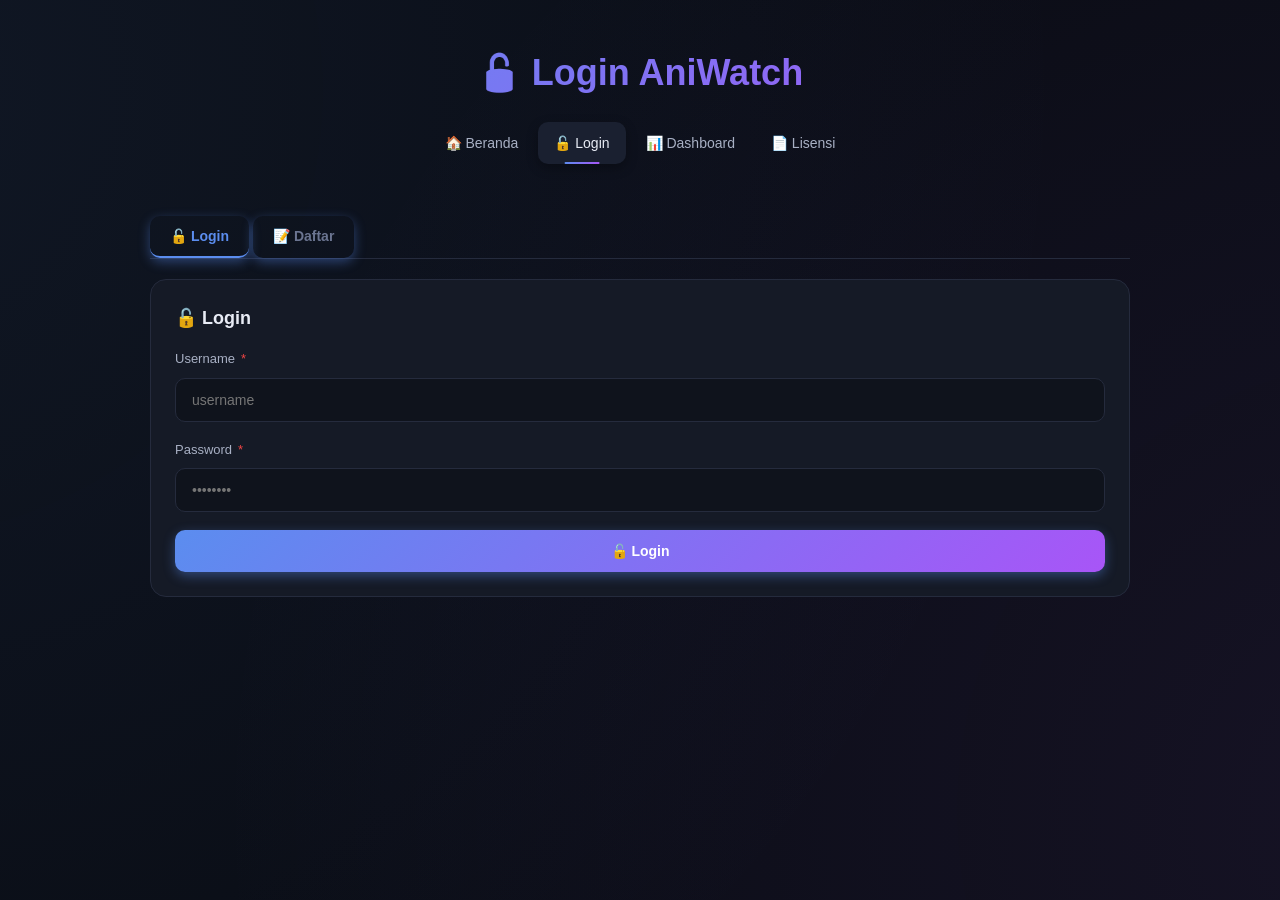
<file: web/dashboard.html>
<!DOCTYPE html>
<html lang="id">
<head>
<meta charset="UTF-8">
<meta name="viewport" content="width=device-width, initial-scale=1.0">
<title>Dashboard — AniWatch API</title>
<link rel="stylesheet" href="assets/style.css">
<style>
  /* Style khusus list key yang bisa diklik */
  .key-item.clickable {
    cursor: pointer;
    position: relative;
  }
  .key-item.clickable:hover {
    border-color: var(--accent);
    background: rgba(91, 141, 239, 0.08);
    transform: translateX(4px);
  }
  .key-item.clickable::after {
    content: "→";
    position: absolute;
    right: 16px;
    top: 50%;
    transform: translateY(-50%);
    color: var(--muted);
    font-size: 18px;
    opacity: 0;
    transition: all 0.2s;
  }
  .key-item.clickable:hover::after {
    opacity: 1;
    right: 12px;
    color: var(--accent);
  }

  /* Tombol buat key */
  .create-box {
    background: var(--bg);
    padding: 16px;
    border-radius: 8px;
    margin-bottom: 20px;
  }
  .create-row {
    display: flex;
    gap: 8px;
    flex-wrap: wrap;
  }
  .create-row input {
    flex: 1;
    min-width: 200px;
    background: var(--panel);
    border: 1px solid var(--border);
    border-radius: 6px;
    color: var(--text);
    padding: 10px;
    font-family: inherit;
  }
  .create-row select {
    background: var(--panel);
    border: 1px solid var(--border);
    border-radius: 6px;
    color: var(--text);
    padding: 10px;
    font-family: inherit;
  }
</style>
</head>
<body>
<div class="container">
  <div class="header">
    <h1>📊 Dashboard</h1>
    <p id="welcome">Selamat datang!</p>
    <div class="nav">
      <a href="index.html">🏠 Beranda</a>
      <a href="dashboard.html" class="active">📊 Dashboard</a>
      <a href="license.html">📄 Lisensi</a>
      <a href="#" id="btn-logout">🚪 Logout</a>
    </div>
  </div>

  <!-- INFO AKUN -->
  <div class="panel">
    <h2>👤 Akun</h2>
    <div class="info-grid">
      <div class="stat-box">
        <span class="num" id="user-name">-</span>
        <span class="lbl">Username</span>
      </div>
      <div class="stat-box">
        <span class="num" id="user-role">-</span>
        <span class="lbl">Role</span>
      </div>
      <div class="stat-box">
        <span class="num" id="key-count">0</span>
        <span class="lbl">Total Keys</span>
      </div>
    </div>
  </div>

  <!-- BUAT KEY BARU -->
  <div class="panel">
    <h2>➕ Buat Key Baru</h2>
    <div class="alert" id="keys-alert"></div>
    <div class="create-box">
      <div class="create-row">
        <input type="text" id="new-key-name" placeholder="Nama key (mis. mobile-app)">
        <select id="new-key-limit">
          <option value="30">30 req/menit</option>
          <option value="100" selected>100 req/menit</option>
          <option value="500">500 req/menit</option>
          <option value="1200">1200 req/menit</option>
        </select>
        <select id="new-key-days">
          <option value="30">30 hari</option>
          <option value="90" selected>90 hari</option>
          <option value="180">180 hari</option>
          <option value="365">1 tahun</option>
        </select>
        <button id="btn-create-key" class="success">➕ Buat</button>
      </div>
    </div>
  </div>

  <!-- DAFTAR KEY -->
  <div class="panel">
    <h2>🔑 API Keys Saya</h2>
    <div id="keys-list">
      <div class="empty">
        <div class="icon">🔑</div>
        <p>Belum ada API key. Buat satu di atas.</p>
      </div>
    </div>
  </div>
</div>

<script src="assets/api.js"></script>
<script src="assets/app.js"></script>
<script>
// ═══════════════════════════════════════════════════════════
//  DASHBOARD LOGIC (khusus halaman ini)
// ═══════════════════════════════════════════════════════════

// ═══ 1. Cek user login ═══
(function checkAuth() {
  const user = JSON.parse(localStorage.getItem("aniwatch_user") || "null");
  if (!user) {
    console.log("🔒 Belum login, redirect...");
    window.location.href = "login.html";
    return;
  }

  // Set info user
  const welcome = document.getElementById("welcome");
  if (welcome) welcome.textContent = `Selamat datang, ${user.username}!`;
  document.getElementById("user-name").textContent = user.username || "-";
  document.getElementById("user-role").textContent = user.role || "user";
})();

// ═══ 2. Load keys ═══
async function loadKeys() {
  const list = document.getElementById("keys-list");
  if (!list) return;

  const apiKey = localStorage.getItem("aniwatch_api_key");
  const token = localStorage.getItem("aniwatch_token");

  // Kalau belum login
  if (!token && !apiKey) {
    list.innerHTML = `
      <div class="empty">
        <div class="icon">🔒</div>
        <p>Silakan <a href="login.html">login</a> dulu.</p>
      </div>`;
    return;
  }

  // Loading
  list.innerHTML = `
    <div class="empty">
      <div class="icon">⏳</div>
      <p>Loading...</p>
    </div>`;

  try {
    const data = await API.listKeys(apiKey);

    if (!data.success) {
      throw new Error(data.error?.message || "Gagal load keys");
    }

    const keys = data.data || [];

    // Update count
    const countEl = document.getElementById("key-count");
    if (countEl) countEl.textContent = keys.length;

    if (keys.length === 0) {
      list.innerHTML = `
        <div class="empty">
          <div class="icon">🔑</div>
          <p>Belum ada API key. Buat satu di atas.</p>
        </div>`;
      return;
    }

    const html = keys.map((k) => {
      // Status
      let statusClass = "active";
      let statusText = "Active";
      if (!k.is_active) {
        statusClass = "revoked";
        statusText = "Revoked";
      } else if (k.expires_at && new Date(k.expires_at) < new Date()) {
        statusClass = "expired";
        statusText = "Expired";
      }

      return `
        <div class="key-item clickable" data-key-id="${k.id}" onclick="openDetail(${k.id})">
          <div class="header-row">
            <div class="key-name">
              ${k.name || "(no name)"}
              <span class="badge-status ${statusClass}">${statusText}</span>
              ${k.role === "admin" ? '<span class="badge-role admin">admin</span>' : ''}
            </div>
            <div class="key-prefix">${k.key_prefix}...</div>
          </div>
          <div class="meta">
            <div class="item">
              <span class="label">Limit:</span>
              <span class="value">${k.rate_limit} req/menit</span>
            </div>
            <div class="item">
              <span class="label">Used:</span>
              <span class="value">${k.request_count || 0}</span>
            </div>
            <div class="item">
              <span class="label">Expires:</span>
              <span class="value">${k.expires_at ? timeUntil(k.expires_at) : "∞"}</span>
            </div>
          </div>
        </div>
      `;
    }).join("");

    list.innerHTML = html;

    // Simpan ke localStorage untuk akses cepat di detail.html
    localStorage.setItem("aniwatch_keys_cache", JSON.stringify(keys));

  } catch (err) {
    list.innerHTML = `
      <div class="empty">
        <div class="icon">⚠️</div>
        <p>Error: ${err.message}</p>
        <button class="secondary small" onclick="loadKeys()" style="margin-top:10px;">🔄 Coba Lagi</button>
      </div>`;
  }
}

// ═══ 3. Open detail ═══
function openDetail(keyId) {
  console.log("🔑 Buka detail key:", keyId);
  // Simpan ID key yang dipilih
  localStorage.setItem("aniwatch_selected_key_id", keyId);
  // Redirect
  window.location.href = `detail.html?id=${keyId}`;
}
// Expose global
window.openDetail = openDetail;

// ═══ 4. Create key ═══
let _creatingKey = false;   // Guard anti-double-click

async function createKey() {
  // Guard: kalau sedang proses, skip
  if (_creatingKey) {
    console.warn("⏳ createKey sedang berjalan, skip");
    return;
  }
  _creatingKey = true;

  const btn = document.getElementById("btn-create-key");
  const nameInput = document.getElementById("new-key-name");
  const limitSelect = document.getElementById("new-key-limit");
  const daysSelect = document.getElementById("new-key-days");

  const name = nameInput.value.trim() || "default";
  const limit = parseInt(limitSelect.value) || 100;
  const days = parseInt(daysSelect.value) || 90;

  btn.disabled = true;
  btn.textContent = "Membuat...";

  try {
    const data = await API.getKey(name, null, null, limit, days);

    if (!data.success) {
      throw new Error(data.error?.message || "Gagal");
    }

    // Simpan key baru
    localStorage.setItem("aniwatch_api_key", data.data.key);

    // Show alert
    showAlert(
      `✅ API key dibuat! Sudah dicopy ke clipboard.`,
      "success",
      "keys-alert"
    );

    // Copy ke clipboard
    try {
      await navigator.clipboard.writeText(data.data.key);
      console.log("📋 Key dicopy:", data.data.key.slice(0, 30) + "...");
    } catch (e) {
      console.warn("Gagal copy:", e);
    }

    // Clear input
    nameInput.value = "";

    // Reload list
    await loadKeys();

  } catch (err) {
    showAlert("❌ " + err.message, "error", "keys-alert");
  } finally {
    btn.disabled = false;
    btn.textContent = "➕ Buat";
    _creatingKey = false;   // Reset guard
  }
}

// ═══ 5. Logout ═══
function logout(e) {
  if (e) e.preventDefault();
  if (!confirm("Logout dari akun ini?")) return;

  // Clear semua
  localStorage.removeItem("aniwatch_user");
  localStorage.removeItem("aniwatch_api_key");
  localStorage.removeItem("aniwatch_token");
  localStorage.removeItem("aniwatch_keys_cache");
  localStorage.removeItem("aniwatch_selected_key_id");

  window.location.href = "index.html";
}

// ═══ 6. Init ═══
document.addEventListener("DOMContentLoaded", () => {
  // Bind create key
  const btnCreate = document.getElementById("btn-create-key");
  if (btnCreate) {
    btnCreate.addEventListener("click", createKey);
  }

  // Bind logout
  const btnLogout = document.getElementById("btn-logout");
  if (btnLogout) {
    btnLogout.addEventListener("click", logout);
  }

  // Load keys
  loadKeys();

  console.log("🎌 Dashboard loaded");
});
</script>
</body>
</html>
</file>
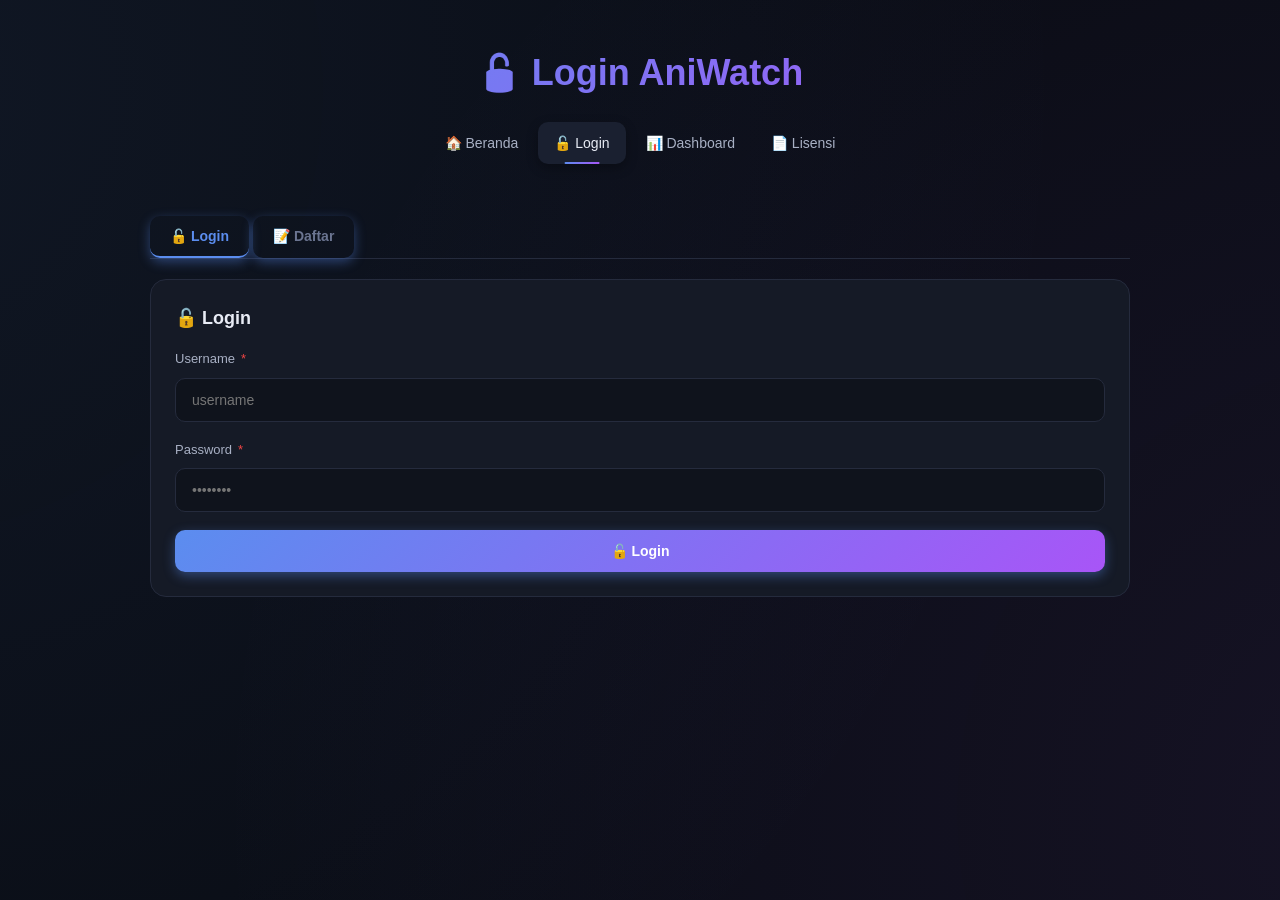
<file: web/detail.html>
<!DOCTYPE html>
<html lang="id">
<head>
<meta charset="UTF-8">
<meta name="viewport" content="width=device-width, initial-scale=1.0">
<title>Detail API Key — AniWatch API</title>
<link rel="stylesheet" href="assets/style.css">
<style>
  .key-display {
    background: linear-gradient(135deg, rgba(34, 197, 94, 0.1), rgba(34, 197, 94, 0.05));
    border: 2px solid var(--success);
    border-radius: 12px;
    padding: 20px;
    margin: 20px 0;
    position: relative;
  }
  .key-display .key-label {
    font-size: 11px;
    color: var(--muted);
    text-transform: uppercase;
    letter-spacing: 1.5px;
    margin-bottom: 8px;
    font-weight: 700;
  }
  .key-display .key-value {
    font-family: "Consolas", monospace;
    font-size: 14px;
    word-break: break-all;
    color: var(--success);
    font-weight: 600;
    padding-right: 100px;
  }
  .key-display .key-actions {
    position: absolute;
    top: 16px;
    right: 16px;
    display: flex;
    gap: 6px;
  }
  .key-display .key-actions button {
    padding: 6px 10px;
    font-size: 11px;
    background: var(--success);
    border: none;
    border-radius: 6px;
    color: white;
    cursor: pointer;
    display: flex;
    align-items: center;
    gap: 4px;
  }
  .key-display .key-actions button:hover {
    background: #16a34a;
  }

  /* Detail grid */
  .detail-grid {
    display: grid;
    grid-template-columns: repeat(auto-fit, minmax(200px, 1fr));
    gap: 12px;
    margin-top: 16px;
  }
  .detail-item {
    background: var(--bg);
    border: 1px solid var(--border);
    border-radius: 8px;
    padding: 14px;
  }
  .detail-item .label {
    font-size: 11px;
    color: var(--muted);
    text-transform: uppercase;
    letter-spacing: 0.5px;
    margin-bottom: 4px;
    font-weight: 600;
  }
  .detail-item .value {
    font-size: 15px;
    color: var(--text);
    font-weight: 600;
    word-break: break-all;
  }
  .detail-item .value.mono {
    font-family: "Consolas", monospace;
    font-size: 12px;
  }
  .detail-item .value.success { color: var(--success); }
  .detail-item .value.warn { color: var(--warn); }
  .detail-item .value.error { color: var(--error); }

  /* Action buttons */
  .detail-actions {
    display: flex;
    gap: 10px;
    margin-top: 20px;
    flex-wrap: wrap;
  }
  .detail-actions button {
    flex: 1;
    min-width: 150px;
  }

  /* Status badge besar */
  .status-badge-large {
    display: inline-flex;
    align-items: center;
    gap: 6px;
    padding: 6px 14px;
    border-radius: 20px;
    font-size: 13px;
    font-weight: 700;
    text-transform: uppercase;
    letter-spacing: 0.5px;
  }
  .status-badge-large.active {
    background: rgba(34, 197, 94, 0.15);
    color: var(--success);
    box-shadow: 0 0 0 1px rgba(34, 197, 94, 0.3);
  }
  .status-badge-large.revoked {
    background: rgba(239, 68, 68, 0.15);
    color: var(--error);
    box-shadow: 0 0 0 1px rgba(239, 68, 68, 0.3);
  }
  .status-badge-large.expired {
    background: rgba(245, 158, 11, 0.15);
    color: var(--warn);
    box-shadow: 0 0 0 1px rgba(245, 158, 11, 0.3);
  }
</style>
</head>
<body>
<div class="container">
  <div class="header">
    <h1>🔍 Detail API Key</h1>
    <p id="subtitle">Loading...</p>
    <div class="nav">
      <a href="index.html">🏠 Beranda</a>
      <a href="dashboard.html">📊 Dashboard</a>
      <a href="detail.html" class="active">🔍 Detail</a>
      <a href="#" id="btn-logout">🚪 Logout</a>
      <a href="license.html">📄 Lisensi</a>
    </div>
  </div>

  <!-- Detail content -->
  <div class="panel" id="detail-panel">
    <div class="empty">
      <div class="icon">⏳</div>
      <p>Loading detail key...</p>
    </div>
  </div>
</div>

<script src="assets/api.js"></script>
<script src="assets/app.js"></script>
<script>
// ═══════════════════════════════════════════════════════════
//  DETAIL PAGE LOGIC
// ═══════════════════════════════════════════════════════════

// ═══ 1. Cek auth ═══
(function checkAuth() {
  const user = JSON.parse(localStorage.getItem("aniwatch_user") || "null");
  if (!user) {
    window.location.href = "login.html";
  }
})();

// ═══ 2. Ambil key ID dari URL ═══
function getKeyIdFromURL() {
  // Dari query string
  const params = new URLSearchParams(window.location.search);
  const idFromQuery = params.get("id");
  if (idFromQuery) return parseInt(idFromQuery);

  // Dari localStorage
  const idFromStorage = localStorage.getItem("aniwatch_selected_key_id");
  if (idFromStorage) return parseInt(idFromStorage);

  return null;
}

// ═══ 3. Load detail ═══
async function loadDetail() {
  const keyId = getKeyIdFromURL();
  const panel = document.getElementById("detail-panel");
  const subtitle = document.getElementById("subtitle");

  if (!keyId) {
    panel.innerHTML = `
      <div class="empty">
        <div class="icon">❌</div>
        <p>ID key tidak valid. Kembali ke <a href="dashboard.html">dashboard</a>.</p>
      </div>`;
    subtitle.textContent = "ID tidak ditemukan";
    return;
  }

  subtitle.textContent = `Key ID: #${keyId}`;

  // Coba dari cache dulu
  let keysCache = [];
  try {
    keysCache = JSON.parse(localStorage.getItem("aniwatch_keys_cache") || "[]");
  } catch (e) { keysCache = []; }

  let key = keysCache.find((k) => k.id === keyId);

  // Kalau tidak ada di cache, fetch ulang
  if (!key) {
    console.log("Cache miss, reload dari server...");
    const apiKey = localStorage.getItem("aniwatch_api_key");
    try {
      const data = await API.listKeys(apiKey);
      if (data.success && data.data) {
        localStorage.setItem("aniwatch_keys_cache", JSON.stringify(data.data));
        key = data.data.find((k) => k.id === keyId);
      }
    } catch (e) {
      console.error("Fetch error:", e);
    }
  }

  if (!key) {
    panel.innerHTML = `
      <div class="empty">
        <div class="icon">⚠️</div>
        <p>Key #${keyId} tidak ditemukan.</p>
        <a href="dashboard.html" style="color:var(--accent);">← Kembali ke Dashboard</a>
      </div>`;
    return;
  }

  // Render detail
  renderDetail(key);
}

// ═══ 4. Render detail ═══
function renderDetail(key) {
  const panel = document.getElementById("detail-panel");

  // ═══ Cek apakah kita punya key lengkap di localStorage ═══
  const fullKeyStored = localStorage.getItem("aniwatch_api_key");
  const isFullKeyAvailable = fullKeyStored && fullKeyStored.startsWith(key.key_prefix);

  // Status
  let statusClass = "active";
  let statusText = "Active";
  if (!key.is_active) {
    statusClass = "revoked";
    statusText = "Revoked";
  } else if (key.expires_at && new Date(key.expires_at) < new Date()) {
    statusClass = "expired";
    statusText = "Expired";
  }

  // ═══ Tentukan display key ═══
  const displayKey = isFullKeyAvailable ? fullKeyStored : `${key.key_prefix}...••••••••`;
  const keyLabel = isFullKeyAvailable ? "🔐 API KEY (FULL)" : "🔐 API KEY PREFIX";
  const copyTarget = isFullKeyAvailable ? fullKeyStored : key.key_prefix;

  const html = `
    <!-- Header -->
    <div style="display: flex; justify-content: space-between; align-items: center; flex-wrap: wrap; gap: 10px; margin-bottom: 20px;">
      <div>
        <h2 style="margin: 0; display: flex; align-items: center; gap: 10px;">
          🔑 ${key.name || "(no name)"}
        </h2>
      </div>
      <div>
        <span class="status-badge-large ${statusClass}">
          ${statusClass === "active" ? "✅" : statusClass === "revoked" ? "🚫" : "⏰"}
          ${statusText}
        </span>
      </div>
    </div>

    <!-- Key display -->
    <div class="key-display" style="${isFullKeyAvailable ? 'border-color: var(--success);' : 'border-color: var(--warn);'}">
      <div class="key-label">
        ${keyLabel}
        ${!isFullKeyAvailable ? '<span style="color: var(--warn); margin-left: 8px;">⚠️ KEY LENGKAP TIDAK TERSEDIA</span>' : ''}
      </div>
      <div class="key-value" style="color: ${isFullKeyAvailable ? 'var(--success)' : 'var(--warn)'};">
        ${displayKey}
      </div>
      <div class="key-actions">
        <button onclick="copyKey('${copyTarget.replace(/'/g, "\\'")}', ${isFullKeyAvailable})" 
                title="${isFullKeyAvailable ? 'Copy full key' : 'Copy prefix'}">
          📋 Copy ${isFullKeyAvailable ? "Full" : "Prefix"}
        </button>
      </div>
      ${!isFullKeyAvailable ? `
        <div style="margin-top: 12px; padding: 10px; background: rgba(245, 158, 11, 0.1); border-radius: 6px; font-size: 12px; color: var(--warn);">
          💡 <b>Info:</b> Key lengkap hanya ditampilkan <b>1×</b> saat dibuat. 
          Karena Anda tidak menyimpannya, key lengkap <b>tidak bisa di-recover</b>.
          Kalau lupa, <b>revoke key ini</b> dan <b>buat key baru</b>.
        </div>
      ` : `
        <div style="margin-top: 12px; padding: 10px; background: rgba(34, 197, 94, 0.1); border-radius: 6px; font-size: 12px; color: var(--success);">
          ✅ <b>Key lengkap tersedia</b> — Anda bisa copy dan pakai.
        </div>
      `}
    </div>

    <!-- Detail info -->
    <div class="detail-grid">
      <div class="detail-item">
        <div class="label">ID</div>
        <div class="value mono">#${key.id}</div>
      </div>
      <div class="detail-item">
        <div class="label">Role</div>
        <div class="value">${key.role || "user"}</div>
      </div>
      <div class="detail-item">
        <div class="label">Rate Limit</div>
        <div class="value">${key.rate_limit} req/menit</div>
      </div>
      <div class="detail-item">
        <div class="label">Total Requests</div>
        <div class="value">${key.request_count || 0}</div>
      </div>
      <div class="detail-item">
        <div class="label">Dibuat</div>
        <div class="value mono">${formatDate(key.created_at)}</div>
      </div>
      <div class="detail-item">
        <div class="label">Terakhir Dipakai</div>
        <div class="value mono">${key.last_used ? formatDate(key.last_used) : "-"}</div>
      </div>
      <div class="detail-item">
        <div class="label">Expired</div>
        <div class="value mono ${statusClass === "expired" ? "error" : ""}">
          ${key.expires_at ? formatDate(key.expires_at) : "∞ (tidak ada)"}
        </div>
      </div>
      <div class="detail-item">
        <div class="label">Sisa Waktu</div>
        <div class="value ${statusClass === "expired" ? "error" : "success"}">
          ${key.expires_at ? timeUntil(key.expires_at) : "∞"}
        </div>
      </div>
    </div>

    <!-- Actions -->
    <div class="detail-actions">
      <a href="dashboard.html" style="text-decoration: none; flex: 1;">
        <button class="secondary" style="width: 100%;">
          ← Kembali ke Dashboard
        </button>
      </a>
      ${key.is_active ? `
        <button class="danger" onclick="revokeSelected(${key.id})">
          🗑️ Revoke Key
        </button>
      ` : `
        <button class="secondary" disabled>
          🚫 Sudah Direvoke
        </button>
      `}
    </div>
  `;

  panel.innerHTML = html;
}



// ═══ 5. Copy prefix ═══
async function copyKey(text, isFull) {
  try {
    await navigator.clipboard.writeText(text);
    const label = isFull ? "🔑 Key lengkap" : "📌 Prefix";
    alert(`✅ ${label} dicopy:\n\n${text}`);
  } catch (e) {
    // Fallback: textarea copy
    try {
      const ta = document.createElement("textarea");
      ta.value = text;
      document.body.appendChild(ta);
      ta.select();
      document.execCommand("copy");
      document.body.removeChild(ta);
      alert("✅ Dicopy (fallback)");
    } catch (err) {
      alert("❌ Gagal copy: " + err.message);
    }
  }
}
window.copyKey = copyKey;

// ═══ 6. Revoke selected ═══
async function revokeSelected(keyId) {
  if (!confirm(`Yakin revoke key #${keyId}?`)) return;

  const apiKey = localStorage.getItem("aniwatch_api_key");

  try {
    const data = await API.revokeKey(keyId, apiKey);
    if (!data.success) {
      throw new Error(data.error?.message || "Gagal revoke");
    }

    alert("✅ Key berhasil direvoke");
    // Reload detail
    loadDetail();

  } catch (err) {
    alert("❌ " + err.message);
  }
}
window.revokeSelected = revokeSelected;

// ═══ 7. Logout ═══
function logout(e) {
  if (e) e.preventDefault();
  if (!confirm("Logout dari akun ini?")) return;

  localStorage.removeItem("aniwatch_user");
  localStorage.removeItem("aniwatch_api_key");
  localStorage.removeItem("aniwatch_token");
  localStorage.removeItem("aniwatch_keys_cache");
  localStorage.removeItem("aniwatch_selected_key_id");

  window.location.href = "index.html";
}

// ═══ 8. Init ═══
document.addEventListener("DOMContentLoaded", () => {
  const btnLogout = document.getElementById("btn-logout");
  if (btnLogout) btnLogout.addEventListener("click", logout);

  loadDetail();

  console.log("🔍 Detail page loaded");
});
</script>
</body>
</html>
</file>
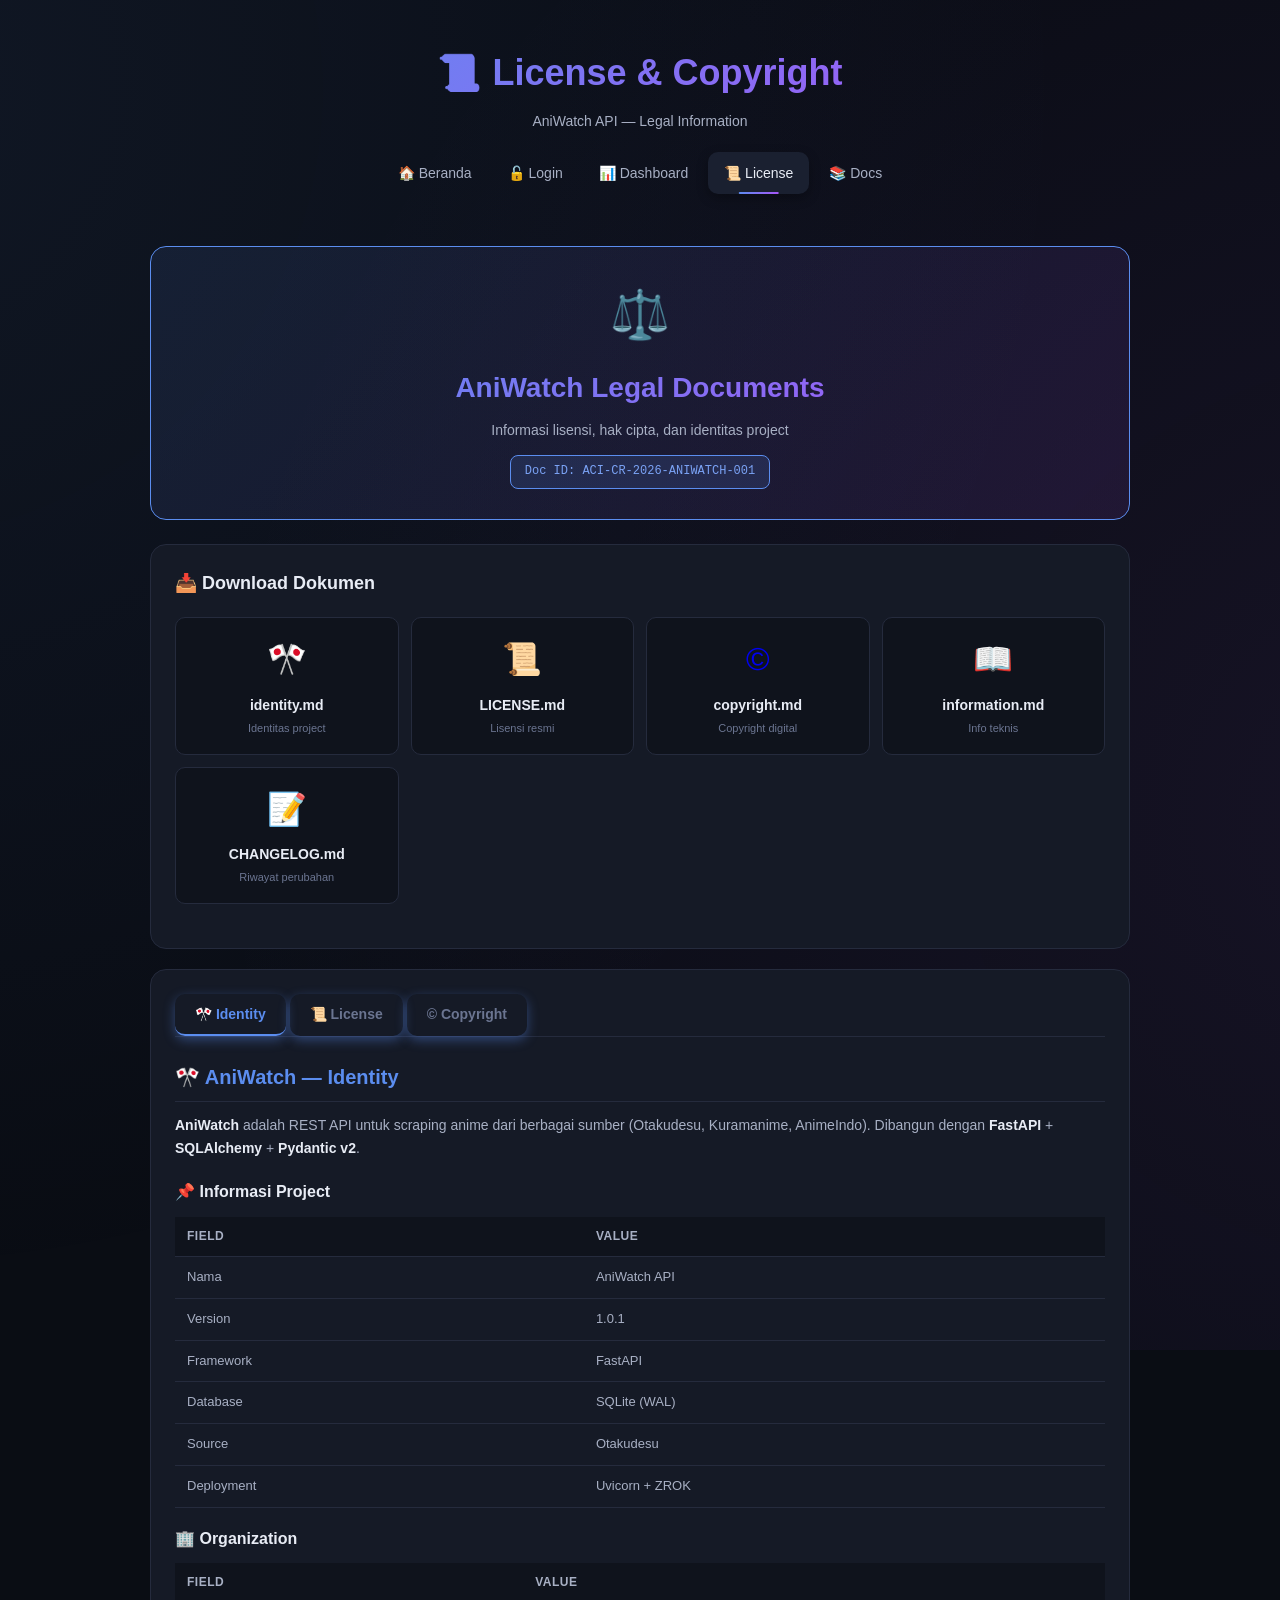
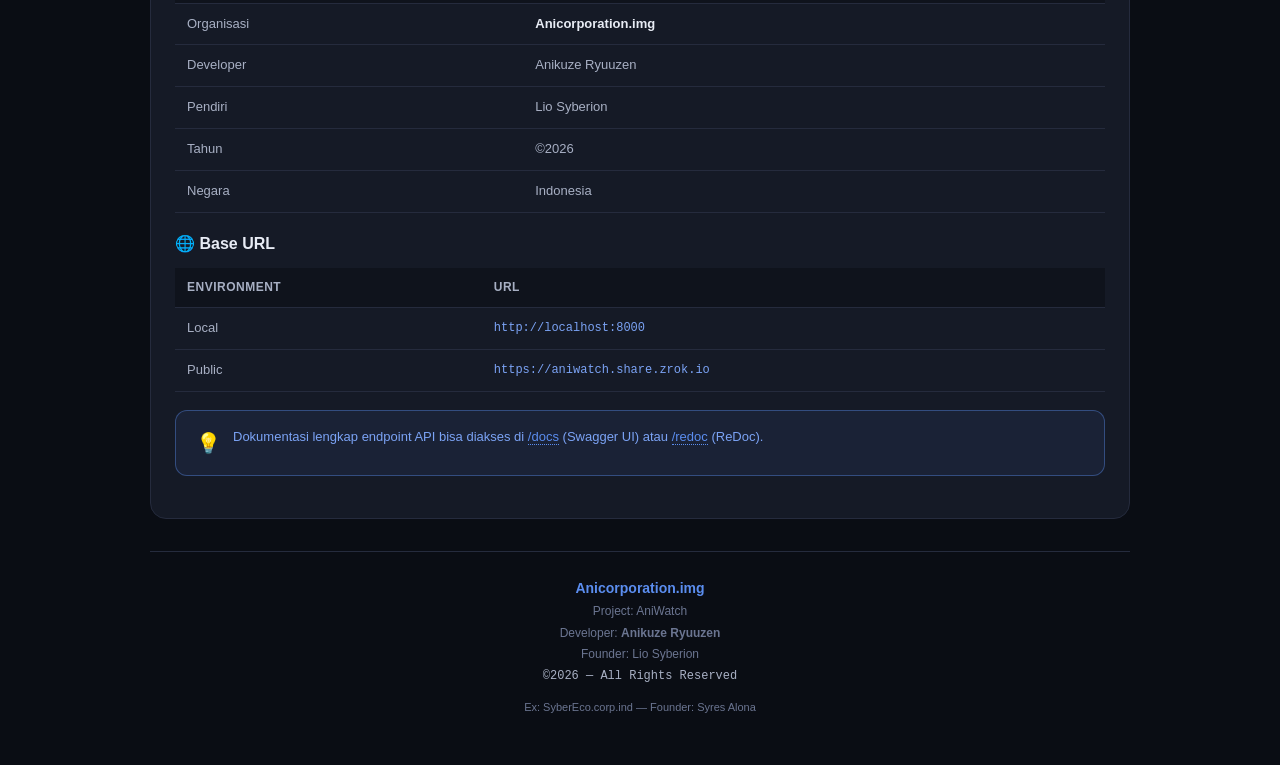
<file: web/license.html>
<!DOCTYPE html>
<html lang="id">
<head>
<meta charset="UTF-8">
<meta name="viewport" content="width=device-width, initial-scale=1.0">
<title>License & Copyright — AniWatch</title>
<link rel="stylesheet" href="assets/style.css">
<style>
  /* ═══ License Page Specific ═══ */
  .license-hero {
    text-align: center;
    padding: 30px 20px;
    background: linear-gradient(135deg, rgba(91, 141, 239, 0.1), rgba(168, 85, 247, 0.1));
    border: 1px solid var(--accent);
    border-radius: 16px;
    margin-bottom: 24px;
  }

  .license-hero .icon {
    font-size: 48px;
    margin-bottom: 12px;
    display: block;
  }

  .license-hero h1 {
    font-size: 28px;
    margin-bottom: 8px;
    background: var(--grad-primary);
    -webkit-background-clip: text;
    -webkit-text-fill-color: transparent;
    background-clip: text;
  }

  .license-hero .subtitle {
    color: var(--text-2);
    font-size: 14px;
  }

  .doc-id {
    display: inline-block;
    margin-top: 14px;
    padding: 6px 14px;
    background: rgba(91, 141, 239, 0.15);
    border: 1px solid var(--accent);
    border-radius: 8px;
    font-family: "SF Mono", "Consolas", monospace;
    font-size: 12px;
    color: var(--accent-2);
  }

  /* Tab switcher */
  .license-tabs {
    display: flex;
    gap: 4px;
    border-bottom: 1px solid var(--border);
    margin-bottom: 20px;
  }

  .license-tab {
    padding: 12px 20px;
    background: transparent;
    border: none;
    color: var(--muted);
    cursor: pointer;
    font-size: 14px;
    font-weight: 600;
    border-bottom: 2px solid transparent;
    transition: all 0.2s var(--ease);
    font-family: inherit;
    display: flex;
    align-items: center;
    gap: 6px;
  }

  .license-tab:hover { color: var(--text-2); }

  .license-tab.active {
    color: var(--accent);
    border-bottom-color: var(--accent);
  }

  .license-content { display: none; }
  .license-content.active {
    display: block;
    animation: fadeInUp 0.3s var(--ease);
  }

  /* Markdown-style content */
  .md-content h2 {
    font-size: 20px;
    color: var(--accent);
    margin: 24px 0 12px;
    padding-bottom: 8px;
    border-bottom: 1px solid var(--border);
    display: flex;
    align-items: center;
    gap: 8px;
  }

  .md-content h3 {
    font-size: 16px;
    color: var(--text);
    margin: 18px 0 10px;
  }

  .md-content p {
    color: var(--text-2);
    font-size: 14px;
    line-height: 1.7;
    margin-bottom: 12px;
  }

  .md-content ul, .md-content ol {
    margin: 12px 0 12px 24px;
    color: var(--text-2);
    font-size: 14px;
    line-height: 1.8;
  }

  .md-content li { margin-bottom: 6px; }

  .md-content code {
    background: var(--bg-2);
    padding: 2px 6px;
    border-radius: 4px;
    font-family: "SF Mono", "Consolas", monospace;
    font-size: 13px;
    color: var(--accent-2);
    border: 1px solid var(--border);
  }

  .md-content pre {
    background: var(--bg);
    border: 1px solid var(--border);
    border-radius: 8px;
    padding: 14px;
    overflow-x: auto;
    font-family: "SF Mono", "Consolas", monospace;
    font-size: 12px;
    color: var(--text-2);
    margin: 12px 0;
    line-height: 1.6;
  }

  .md-content strong { color: var(--text); font-weight: 700; }

  .md-content a {
    color: var(--accent);
    text-decoration: none;
    border-bottom: 1px dotted var(--accent);
  }
  .md-content a:hover {
    color: var(--accent-2);
    border-bottom-color: var(--accent-2);
  }

  /* Info box */
  .info-box {
    background: rgba(91, 141, 239, 0.08);
    border: 1px solid rgba(91, 141, 239, 0.4);
    border-radius: 12px;
    padding: 16px 20px;
    margin: 18px 0;
    font-size: 13px;
    display: flex;
    gap: 12px;
    align-items: flex-start;
    color: var(--accent-2);
  }

  .info-box .icon {
    font-size: 20px;
    flex-shrink: 0;
  }

  .warn-box {
    background: rgba(245, 158, 11, 0.08);
    border: 1px solid rgba(245, 158, 11, 0.4);
    border-radius: 12px;
    padding: 16px 20px;
    margin: 18px 0;
    font-size: 13px;
    display: flex;
    gap: 12px;
    align-items: flex-start;
    color: var(--warn);
  }

  /* Signature block */
  .sig-block {
    background: var(--bg);
    border: 1px solid var(--border);
    border-radius: 8px;
    padding: 14px;
    margin: 10px 0;
    font-family: "SF Mono", "Consolas", monospace;
    font-size: 12px;
    color: var(--text-2);
    line-height: 1.6;
  }

  .sig-block .label {
    color: var(--muted);
    display: inline-block;
    width: 120px;
  }

  .sig-block .value { color: var(--text); }
  .sig-block .verified { color: var(--success); font-weight: 700; }

  /* Data table */
  .data-table {
    width: 100%;
    border-collapse: collapse;
    margin: 12px 0;
    font-size: 13px;
  }

  .data-table th {
    background: var(--bg-2);
    color: var(--text-2);
    padding: 10px 12px;
    text-align: left;
    border-bottom: 1px solid var(--border);
    font-weight: 600;
    font-size: 12px;
    text-transform: uppercase;
    letter-spacing: 0.5px;
  }

  .data-table td {
    padding: 10px 12px;
    border-bottom: 1px solid var(--border);
    color: var(--text-2);
  }

  .data-table tr:hover td {
    background: rgba(91, 141, 239, 0.04);
    color: var(--text);
  }

  .data-table .mono {
    font-family: "SF Mono", "Consolas", monospace;
    font-size: 12px;
    color: var(--accent-2);
  }

  /* Download section */
  .download-grid {
    display: grid;
    grid-template-columns: repeat(auto-fit, minmax(220px, 1fr));
    gap: 12px;
    margin: 20px 0;
  }

  .download-card {
    background: var(--bg-2);
    border: 1px solid var(--border);
    border-radius: 10px;
    padding: 16px;
    text-align: center;
    transition: all 0.2s var(--ease);
    cursor: pointer;
    text-decoration: none;
    display: block;
  }

  .download-card:hover {
    border-color: var(--accent);
    transform: translateY(-3px);
    box-shadow: var(--shadow-md);
  }

  .download-card .doc-icon {
    font-size: 32px;
    margin-bottom: 8px;
    display: block;
  }

  .download-card .doc-name {
    color: var(--text);
    font-weight: 600;
    font-size: 14px;
    margin-bottom: 4px;
  }

  .download-card .doc-desc {
    color: var(--muted);
    font-size: 11px;
  }

  /* Footer copyright */
  .copyright-footer {
    text-align: center;
    padding: 24px 16px;
    border-top: 1px solid var(--border);
    margin-top: 32px;
    font-size: 12px;
    color: var(--muted);
    line-height: 1.8;
  }

  .copyright-footer .org {
    color: var(--accent);
    font-weight: 700;
    font-size: 14px;
  }

  .copyright-footer .year {
    color: var(--text-2);
    font-family: "SF Mono", "Consolas", monospace;
  }

  @media (max-width: 640px) {
    .license-hero h1 { font-size: 22px; }
    .license-hero .icon { font-size: 36px; }
    .license-tab { padding: 10px 12px; font-size: 13px; }
    .md-content h2 { font-size: 17px; }
  }
</style>
</head>
<body>
<div class="container">

  <!-- ═══ HEADER ═══ -->
  <div class="header">
    <h1>📜 License & Copyright</h1>
    <p>AniWatch API — Legal Information</p>
    <div class="nav">
      <a href="/portal/index.html">🏠 Beranda</a>
      <a href="/portal/login.html">🔓 Login</a>
      <a href="/portal/dashboard.html">📊 Dashboard</a>
      <a href="/portal/license.html" class="active">📜 License</a>
      <a href="/docs" target="_blank">📚 Docs</a>
    </div>
  </div>

  <!-- ═══ HERO ═══ -->
  <div class="license-hero">
    <span class="icon">⚖️</span>
    <h1>AniWatch Legal Documents</h1>
    <p class="subtitle">Informasi lisensi, hak cipta, dan identitas project</p>
    <div class="doc-id">Doc ID: ACI-CR-2026-ANIWATCH-001</div>
  </div>

  <!-- ═══ DOWNLOAD CARDS ═══ -->
  <div class="panel">
    <h2>📥 Download Dokumen</h2>
    <div class="download-grid">
      <a class="download-card" href="/portal/docs/identity.md" download>
        <span class="doc-icon">🎌</span>
        <div class="doc-name">identity.md</div>
        <div class="doc-desc">Identitas project</div>
      </a>
      <a class="download-card" href="/portal/docs/LICENSE.md" download>
        <span class="doc-icon">📜</span>
        <div class="doc-name">LICENSE.md</div>
        <div class="doc-desc">Lisensi resmi</div>
      </a>
      <a class="download-card" href="/portal/docs/copyright.md" download>
        <span class="doc-icon">©️</span>
        <div class="doc-name">copyright.md</div>
        <div class="doc-desc">Copyright digital</div>
      </a>
      <a class="download-card" href="/portal/docs/information.md" download>
        <span class="doc-icon">📖</span>
        <div class="doc-name">information.md</div>
        <div class="doc-desc">Info teknis</div>
      </a>
      <a class="download-card" href="/portal/docs/CHANGELOG.md" download>
        <span class="doc-icon">📝</span>
        <div class="doc-name">CHANGELOG.md</div>
        <div class="doc-desc">Riwayat perubahan</div>
      </a>
    </div>
  </div>

  <!-- ═══ TABS ═══ -->
  <div class="panel">
    <div class="license-tabs">
      <button class="license-tab active" data-tab="identity">🎌 Identity</button>
      <button class="license-tab" data-tab="license">📜 License</button>
      <button class="license-tab" data-tab="copyright">©️ Copyright</button>
    </div>

    <!-- ═══ TAB: IDENTITY ═══ -->
    <div class="license-content active md-content" id="tab-identity">
      <h2>🎌 AniWatch — Identity</h2>
      <p><strong>AniWatch</strong> adalah REST API untuk scraping anime dari berbagai sumber (Otakudesu, Kuramanime, AnimeIndo). Dibangun dengan <strong>FastAPI</strong> + <strong>SQLAlchemy</strong> + <strong>Pydantic v2</strong>.</p>

      <h3>📌 Informasi Project</h3>
      <table class="data-table">
        <tr><th>Field</th><th>Value</th></tr>
        <tr><td>Nama</td><td>AniWatch API</td></tr>
        <tr><td>Version</td><td>1.0.1</td></tr>
        <tr><td>Framework</td><td>FastAPI</td></tr>
        <tr><td>Database</td><td>SQLite (WAL)</td></tr>
        <tr><td>Source</td><td>Otakudesu</td></tr>
        <tr><td>Deployment</td><td>Uvicorn + ZROK</td></tr>
      </table>

      <h3>🏢 Organization</h3>
      <table class="data-table">
        <tr><th>Field</th><th>Value</th></tr>
        <tr><td>Organisasi</td><td><strong>Anicorporation.img</strong></td></tr>
        <tr><td>Developer</td><td>Anikuze Ryuuzen</td></tr>
        <tr><td>Pendiri</td><td>Lio Syberion</td></tr>
        <tr><td>Tahun</td><td>©2026</td></tr>
        <tr><td>Negara</td><td>Indonesia</td></tr>
      </table>

      <h3>🌐 Base URL</h3>
      <table class="data-table">
        <tr><th>Environment</th><th>URL</th></tr>
        <tr><td>Local</td><td class="mono">http://localhost:8000</td></tr>
        <tr><td>Public</td><td class="mono">https://aniwatch.share.zrok.io</td></tr>
      </table>

      <div class="info-box">
        <span class="icon">💡</span>
        <div>
          Dokumentasi lengkap endpoint API bisa diakses di
          <a href="/docs" target="_blank">/docs</a> (Swagger UI) atau
          <a href="/redoc" target="_blank">/redoc</a> (ReDoc).
        </div>
      </div>
    </div>

    <!-- ═══ TAB: LICENSE ═══ -->
    <div class="license-content md-content" id="tab-license">
      <h2>📜 Anicorporation.img License v1.0</h2>
      <p><strong>Copyright ©2026 Anicorporation.img</strong></p>

      <h3>✅ Yang Diizinkan</h3>
      <ul>
        <li>Penggunaan pribadi</li>
        <li>Penggunaan edukasi</li>
        <li>Penggunaan penelitian</li>
        <li>Penggunaan non-komersial</li>
        <li>Mempelajari source code</li>
        <li>Modifikasi untuk keperluan pribadi</li>
      </ul>

      <h3>❌ Yang Tidak Diizinkan</h3>
      <ul>
        <li>Penggunaan komersial tanpa izin</li>
        <li>Menjual software atau turunannya</li>
        <li>Menghapus notice copyright</li>
        <li>Mengklaim software sebagai milik sendiri</li>
        <li>Penggunaan untuk aktivitas ilegal</li>
        <li>Distribusi ulang tanpa lisensi</li>
      </ul>

      <h3>📋 Atribusi Wajib</h3>
      <ul>
        <li>Nama organisasi: <strong>Anicorporation.img</strong></li>
        <li>Nama developer: <strong>Anikuze Ryuuzen</strong></li>
        <li>Tahun copyright: <strong>©2026</strong></li>
        <li>Salinan lisensi ini</li>
      </ul>

      <h3>⚠️ Disclaimer</h3>
      <pre>SOFTWARE INI DISEDIAKAN "AS IS", TANPA JAMINAN APAPUN,
BAIK TERSURAT MAUPUN TERSIRAT. DALAM KEADAAN APAPUN,
PENULIS ATAU PEMEGANG HAK CIPTA TIDAK BERTANGGUNG JAWAB
ATAS KLAIM, KERUSAKAN, ATAU KEWAJIBAN LAIN YANG TIMBUL
DARI PENGGUNAAN SOFTWARE.</pre>

      <h3>⚖️ Hukum yang Berlaku</h3>
      <p>Lisensi ini diatur oleh hukum <strong>Republik Indonesia</strong>. Setiap sengketa akan diselesaikan melalui musyawarah, mediasi, dan pengadilan jika diperlukan.</p>

      <div class="warn-box">
        <span class="icon">⚠️</span>
        <div>
          <strong>Penting:</strong> Konten anime (judul, sinopsis, poster, video) adalah milik pemegang hak cipta masing-masing.
          AniWatch hanya menyediakan <strong>antarmuka teknis</strong> untuk mengakses data publik.
        </div>
      </div>
    </div>

    <!-- ═══ TAB: COPYRIGHT ═══ -->
    <div class="license-content md-content" id="tab-copyright">
      <h2>©️ Digital Copyright</h2>

      <div class="info-box">
        <span class="icon">🔐</span>
        <div>
          <strong>Doc ID:</strong> <code>ACI-CR-2026-ANIWATCH-001</code><br>
          <strong>Status:</strong> <span class="verified">✅ VERIFIED DIGITAL</span><br>
          <strong>Version:</strong> 2.0 (Digital)
        </div>
      </div>

      <h3>1️⃣ Nama Organisasi Sebelumnya</h3>
      <table class="data-table">
        <tr><th>Field</th><th>Value</th></tr>
        <tr><td>Nama</td><td>SyberEco.corp.ind</td></tr>
        <tr><td>Pendiri</td><td>Syres Alona</td></tr>
        <tr><td>Tahun</td><td>Sebelum 2026</td></tr>
        <tr><td>Status</td><td>❌ Tidak Aktif</td></tr>
      </table>

      <h3>2️⃣ Nama Organisasi Baru</h3>
      <table class="data-table">
        <tr><th>Field</th><th>Value</th></tr>
        <tr><td>Nama</td><td><strong>Anicorporation.img</strong></td></tr>
        <tr><td>Pendiri</td><td>Lio Syberion</td></tr>
        <tr><td>Developer</td><td>Anikuze Ryuuzen</td></tr>
        <tr><td>Tahun</td><td>©2026</td></tr>
        <tr><td>Status</td><td>✅ Aktif</td></tr>
      </table>

      <h3>3️⃣ Ringkasan Serah Terima</h3>
      <table class="data-table">
        <tr>
          <th>Aspek</th>
          <th>Organisasi Lama</th>
          <th>Organisasi Baru</th>
        </tr>
        <tr>
          <td>Nama</td>
          <td>SyberEco.corp.ind</td>
          <td><strong>Anicorporation.img</strong></td>
        </tr>
        <tr>
          <td>Pendiri</td>
          <td>Syres Alona</td>
          <td>Lio Syberion</td>
        </tr>
        <tr>
          <td>Developer</td>
          <td>—</td>
          <td>Anikuze Ryuuzen</td>
        </tr>
        <tr>
          <td>Tahun</td>
          <td>Sebelum 2026</td>
          <td>©2026</td>
        </tr>
        <tr>
          <td>Status</td>
          <td>❌ Tidak Aktif</td>
          <td>✅ Aktif</td>
        </tr>
      </table>

      <h3>4️⃣ Saksi Serah Terima</h3>

      <h4 style="color: var(--warn); font-size: 14px; margin: 14px 0 8px;">🏢 Pihak Lama (SyberEco.corp.ind)</h4>
      <div class="sig-block">
        <div><span class="label">Saksi 1:</span> <span class="value">Yuna Syres</span> <span class="verified">[✓ Verified]</span></div>
        <div><span class="label">Saksi 2:</span> <span class="value">WinterHouse</span> <span class="verified">[✓ Verified]</span></div>
      </div>

      <h4 style="color: var(--success); font-size: 14px; margin: 14px 0 8px;">🏢 Pihak Baru (Anicorporation.img)</h4>
      <div class="sig-block">
        <div><span class="label">Saksi 1:</span> <span class="value">Anikuze Ryuuzen</span> <span class="verified">[✓ Verified]</span></div>
        <div><span class="label">Saksi 2:</span> <span class="value">Tia Yunia</span> <span class="verified">[✓ Verified]</span></div>
      </div>

      <h3>5️⃣ Digital Signature</h3>
      <div class="sig-block">
        <div><span class="label">Penyerah:</span> <span class="value">Syres Alona</span> (Pendiri SyberEco.corp.ind)</div>
        <div><span class="label">Penerima:</span> <span class="value">Lio Syberion</span> (Pendiri Anicorporation.img)</div>
        <div><span class="label">Developer:</span> <span class="value">Anikuze Ryuuzen</span></div>
        <div><span class="label">Date:</span> <span class="value">2026-10-08</span></div>
        <div><span class="label">Hash:</span> <span class="value">SHA-256 VALID</span></div>
      </div>

      <h3>6️⃣ Chain of Custody</h3>
      <pre>┌────────────────────────────────────────────┐
│           CHAIN OF CUSTODY                 │
├────────────────────────────────────────────┤
│                                            │
│  [1] SyberEco.corp.ind (Pre-2026)         │
│      │  Founder: Syres Alona              │
│      │  Witnesses: Yuna Syres, WinterHouse│
│      ↓                                     │
│  [2] TRANSFER AGREEMENT (2026)             │
│      │  Signed: Syres Alona, Lio Syberion │
│      ↓                                     │
│  [3] Anicorporation.img (2026)             │
│      │  Founder: Lio Syberion             │
│      │  Developer: Anikuze Ryuuzen        │
│      ↓                                     │
│  [4] ACTIVE — ©2026                       │
│                                            │
└────────────────────────────────────────────┘</pre>

      <h3>7️⃣ Ringkasan Digital</h3>
      <table class="data-table">
        <tr><th>Field</th><th>Value</th></tr>
        <tr><td>Doc ID</td><td class="mono">ACI-CR-2026-ANIWATCH-001</td></tr>
        <tr><td>Issuer</td><td>Anicorporation.img</td></tr>
        <tr><td>Developer</td><td>Anikuze Ryuuzen</td></tr>
        <tr><td>Founder</td><td>Lio Syberion</td></tr>
        <tr><td>From</td><td>SyberEco.corp.ind</td></tr>
        <tr><td>Ex-Founder</td><td>Syres Alona</td></tr>
        <tr><td>Status</td><td class="verified">✅ VERIFIED</td></tr>
        <tr><td>Signature</td><td class="verified">✅ VALID</td></tr>
        <tr><td>Hash</td><td class="verified">✅ MATCHED</td></tr>
      </table>

      <div class="info-box">
        <span class="icon">🔗</span>
        <div>
          Untuk verifikasi hash digital, jalankan:
          <code>python tools\verify_copyright.py</code>
        </div>
      </div>
    </div>
  </div>

  <!-- ═══ FOOTER COPYRIGHT ═══ -->
  <div class="copyright-footer">
    <div class="org">Anicorporation.img</div>
    <div>Project: AniWatch</div>
    <div>Developer: <strong>Anikuze Ryuuzen</strong></div>
    <div>Founder: Lio Syberion</div>
    <div class="year">©2026 — All Rights Reserved</div>
    <div style="margin-top: 10px; font-size: 11px;">
      Ex: SyberEco.corp.ind — Founder: Syres Alona
    </div>
  </div>

</div>

<script>
// ═══════════════════════════════════════════════════════════
//  TAB SWITCHER
// ═══════════════════════════════════════════════════════════
document.querySelectorAll(".license-tab").forEach((tab) => {
  tab.addEventListener("click", () => {
    const target = tab.dataset.tab;

    // Update active tab
    document.querySelectorAll(".license-tab").forEach((t) => t.classList.remove("active"));
    tab.classList.add("active");

    // Update active content
    document.querySelectorAll(".license-content").forEach((c) => c.classList.remove("active"));
    const content = document.getElementById("tab-" + target);
    if (content) content.classList.add("active");

    // Update URL hash (tanpa reload)
    history.replaceState(null, "", "#" + target);
  });
});

// ═══════════════════════════════════════════════════════════
//  RESTORE FROM HASH
// ═══════════════════════════════════════════════════════════
(function restoreTab() {
  const hash = location.hash.replace("#", "");
  if (hash) {
    const tab = document.querySelector(`.license-tab[data-tab="${hash}"]`);
    if (tab) tab.click();
  }
})();

console.log("📜 License page loaded");
console.log("   Doc ID: ACI-CR-2026-ANIWATCH-001");
console.log("   Org: Anicorporation.img");
</script>
</body>
</html>
</file>
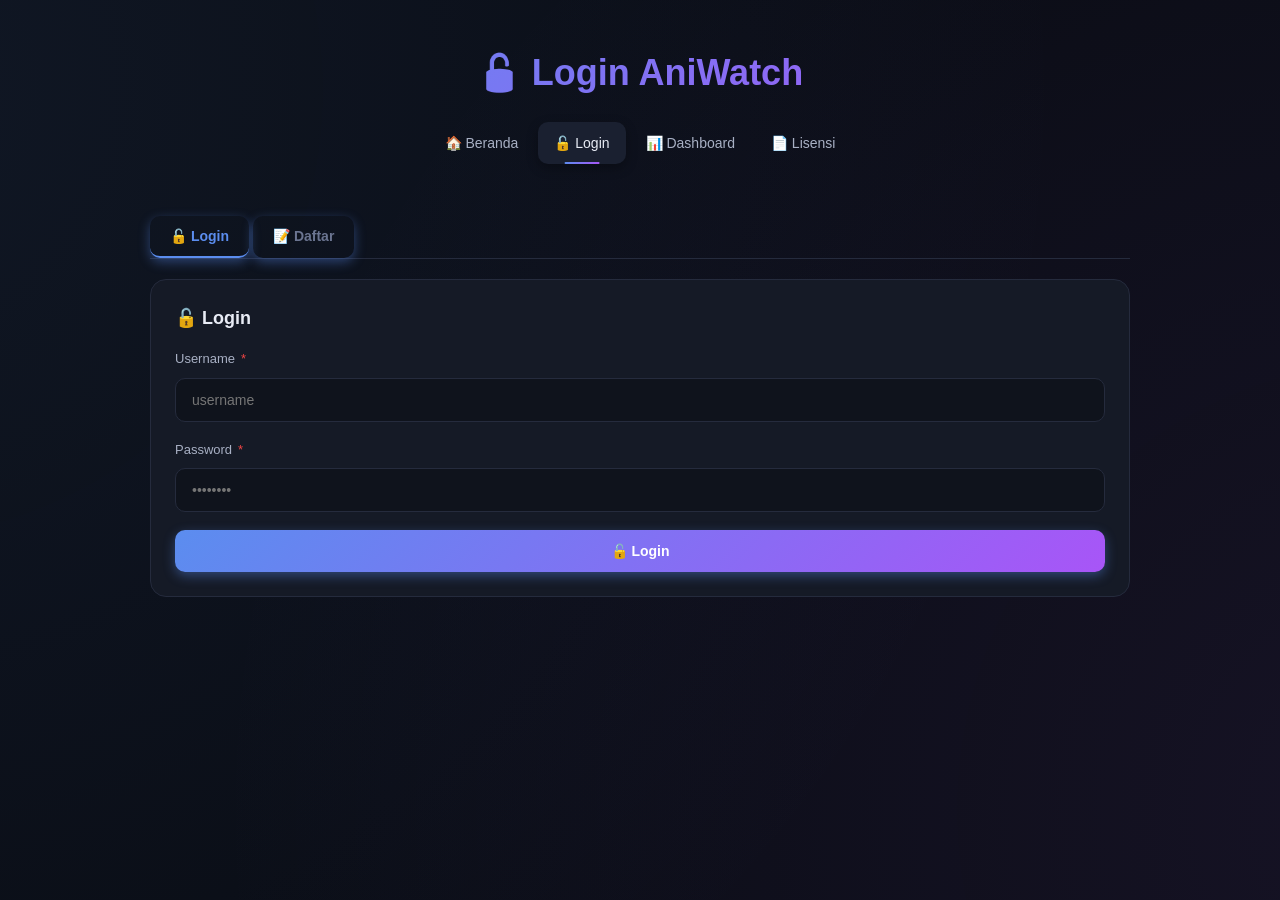
<file: web/login.html>
<!DOCTYPE html>
<html lang="id">
<head>
<meta charset="UTF-8">
<meta name="viewport" content="width=device-width, initial-scale=1.0">
<title>Login — AniWatch API</title>
<link rel="stylesheet" href="assets/style.css">
</head>
<body>
<div class="container">
  <div class="header">
    <h1>🔓 Login AniWatch</h1>
    <div class="nav">
      <a href="index.html">🏠 Beranda</a>
      <a href="login.html" class="active">🔓 Login</a>
      <a href="dashboard.html">📊 Dashboard</a>
      <a href="license.html">📄 Lisensi</a>
    </div>
  </div>

  <div class="tabs">
    <button class="tab active" data-tab="login">🔓 Login</button>
    <button class="tab" data-tab="register">📝 Daftar</button>
  </div>

  <!-- LOGIN -->
  <div class="tab-content active" id="tab-login">
    <div class="panel">
      <h2>🔓 Login</h2>
      <div class="alert" id="login-alert"></div>
      <form id="form-login">
        <div class="form-group">
          <label>Username <span class="required">*</span></label>
          <input type="text" id="login-username" placeholder="username" required minlength="3">
        </div>
        <div class="form-group">
          <label>Password <span class="required">*</span></label>
          <input type="password" id="login-password" placeholder="••••••••" required minlength="6">
        </div>
        <button type="submit" class="block">🔓 Login</button>
      </form>
    </div>
  </div>

  <!-- REGISTER -->
  <div class="tab-content" id="tab-register">
    <div class="panel">
      <h2>📝 Daftar Akun Baru</h2>
      <div class="alert" id="reg-alert"></div>
      <form id="form-register">
        <div class="form-group">
          <label>Username <span class="required">*</span></label>
          <input type="text" id="reg-username" placeholder="min. 3 karakter" required minlength="3">
          <div class="hint">Huruf, angka, _ dan -</div>
        </div>
        <div class="form-group">
          <label>Password <span class="required">*</span></label>
          <input type="password" id="reg-password" placeholder="min. 6 karakter" required minlength="6">
        </div>
        <div class="form-group">
          <label>Email (opsional)</label>
          <input type="email" id="reg-email" placeholder="email@contoh.com">
        </div>
        <button type="submit" class="block">📝 Daftar</button>
      </form>
    </div>
  </div>
</div>

<script src="assets/api.js"></script>
<script src="assets/app.js"></script>
<script>
  if (location.hash === "#register") {
    document.querySelector('.tab[data-tab="register"]').click();
  }
  if (localStorage.getItem("aniwatch_user")) {
    window.location.href = "/portal/dashboard.html";
  }
</script>
</body>
</html>
</file>
<file: web/assets/style.css>
/* ═══════════════════════════════════════════════════════════
   ANIWATCH PORTAL v2 — CSS Interaktif + Modern
   ═══════════════════════════════════════════════════════════ */

* { margin: 0; padding: 0; box-sizing: border-box; }

:root {
  /* Color palette */
  --bg: #0a0d14;
  --bg-2: #0f131c;
  --panel: #151a26;
  --panel-2: #1a2030;
  --border: #252b3d;
  --border-hover: #3d4663;
  --text: #e8ecf5;
  --text-2: #a8b0c4;
  --muted: #6b7591;
  --accent: #5b8def;
  --accent-2: #7ba3f5;
  --accent-glow: rgba(91, 141, 239, 0.4);
  --success: #22c55e;
  --success-glow: rgba(34, 197, 94, 0.3);
  --error: #ef4444;
  --error-glow: rgba(239, 68, 68, 0.3);
  --warn: #f59e0b;
  --purple: #a855f7;
  --pink: #ec4899;

  /* Gradients */
  --grad-primary: linear-gradient(135deg, #5b8def 0%, #a855f7 100%);
  --grad-success: linear-gradient(135deg, #22c55e 0%, #16a34a 100%);
  --grad-error: linear-gradient(135deg, #ef4444 0%, #dc2626 100%);

  /* Shadows */
  --shadow-sm: 0 2px 8px rgba(0, 0, 0, 0.3);
  --shadow-md: 0 8px 24px rgba(0, 0, 0, 0.4);
  --shadow-lg: 0 16px 48px rgba(0, 0, 0, 0.5);

  /* Animation */
  --ease: cubic-bezier(0.4, 0, 0.2, 1);
  --ease-bounce: cubic-bezier(0.68, -0.55, 0.265, 1.55);
}

html { scroll-behavior: smooth; }

body {
  background: var(--bg);
  color: var(--text);
  font-family: -apple-system, BlinkMacSystemFont, "Segoe UI", Roboto, "Helvetica Neue", sans-serif;
  min-height: 100vh;
  padding: 24px;
  line-height: 1.6;
  -webkit-font-smoothing: antialiased;
  position: relative;
  overflow-x: hidden;
}

/* Animated background */
body::before {
  content: "";
  position: fixed;
  top: -50%;
  left: -50%;
  width: 200%;
  height: 200%;
  background:
    radial-gradient(circle at 20% 30%, rgba(91, 141, 239, 0.08) 0%, transparent 50%),
    radial-gradient(circle at 80% 70%, rgba(168, 85, 247, 0.08) 0%, transparent 50%);
  animation: bgMove 30s ease-in-out infinite;
  pointer-events: none;
  z-index: 0;
}

@keyframes bgMove {
  0%, 100% { transform: translate(0, 0) rotate(0deg); }
  50% { transform: translate(-5%, -5%) rotate(5deg); }
}

.container {
  max-width: 980px;
  margin: 0 auto;
  position: relative;
  z-index: 1;
}

/* ═══════════════════════════════════════════════════════════
   HEADER
   ═══════════════════════════════════════════════════════════ */
.header {
  text-align: center;
  margin-bottom: 32px;
  padding: 20px 0;
}

.header h1 {
  font-size: 36px;
  font-weight: 700;
  margin-bottom: 8px;
  display: block;
  text-align: center;
  background: var(--grad-primary);
  -webkit-background-clip: text;
  -webkit-text-fill-color: transparent;
  background-clip: text;
  animation: fadeInDown 0.6s var(--ease);
}

/* Support browser lama: fallback color */
.header h1::selection {
  background: var(--accent);
  color: white;
}
@keyframes fadeInDown {
  from { opacity: 0; transform: translateY(-20px); }
  to   { opacity: 1; transform: translateY(0); }
}

@keyframes rotateIn {
  from { transform: rotate(-180deg) scale(0.5); opacity: 0; }
  to   { transform: rotate(0) scale(1); opacity: 1; }
}

.header p {
  color: var(--text-2);
  font-size: 14px;
}

.header .nav {
  margin-top: 20px;
  display: flex;
  gap: 4px;
  justify-content: center;
  flex-wrap: wrap;
}

.header .nav a {
  color: var(--text-2);
  text-decoration: none;
  padding: 10px 16px;
  border-radius: 10px;
  font-size: 14px;
  font-weight: 500;
  transition: all 0.2s var(--ease);
  display: inline-flex;
  align-items: center;
  gap: 6px;
  position: relative;
  overflow: hidden;
}

.header .nav a svg {
  width: 16px;
  height: 16px;
  transition: transform 0.2s var(--ease);
}

.header .nav a:hover {
  color: var(--text);
  background: var(--panel);
  transform: translateY(-2px);
}

.header .nav a:hover svg {
  transform: scale(1.15);
}

.header .nav a.active {
  color: var(--text);
  background: var(--panel-2);
  box-shadow: 0 4px 12px rgba(0, 0, 0, 0.3);
}

.header .nav a.active::before {
  content: "";
  position: absolute;
  bottom: 0;
  left: 50%;
  transform: translateX(-50%);
  width: 40%;
  height: 2px;
  background: var(--grad-primary);
  border-radius: 2px;
}

/* ═══════════════════════════════════════════════════════════
   PANEL
   ═══════════════════════════════════════════════════════════ */
.panel {
  background: var(--panel);
  border: 1px solid var(--border);
  border-radius: 16px;
  padding: 24px;
  margin-bottom: 20px;
  transition: all 0.3s var(--ease);
  position: relative;
  overflow: hidden;
  animation: fadeInUp 0.5s var(--ease) backwards;
}

.panel:nth-child(1) { animation-delay: 0.05s; }
.panel:nth-child(2) { animation-delay: 0.1s; }
.panel:nth-child(3) { animation-delay: 0.15s; }

@keyframes fadeInUp {
  from { opacity: 0; transform: translateY(20px); }
  to   { opacity: 1; transform: translateY(0); }
}

.panel::before {
  content: "";
  position: absolute;
  top: 0;
  left: 0;
  right: 0;
  height: 1px;
  background: linear-gradient(90deg, transparent, var(--accent), transparent);
  opacity: 0;
  transition: opacity 0.3s;
}

.panel:hover::before { opacity: 0.5; }

.panel:hover {
  border-color: var(--border-hover);
  transform: translateY(-2px);
  box-shadow: var(--shadow-md);
}

.panel h2 {
  font-size: 18px;
  margin-bottom: 16px;
  display: flex;
  align-items: center;
  gap: 10px;
  font-weight: 600;
}

.panel h2 svg {
  width: 20px;
  height: 20px;
  color: var(--accent);
  flex-shrink: 0;
}

.panel h2 .badge {
  background: var(--grad-primary);
  color: white;
  font-size: 10px;
  padding: 3px 8px;
  border-radius: 6px;
  font-weight: 700;
  text-transform: uppercase;
  letter-spacing: 0.5px;
  margin-left: auto;
  animation: pulse 2s ease-in-out infinite;
}

@keyframes pulse {
  0%, 100% { box-shadow: 0 0 0 0 var(--accent-glow); }
  50% { box-shadow: 0 0 0 8px rgba(91, 141, 239, 0); }
}

/* ═══════════════════════════════════════════════════════════
   TABS
   ═══════════════════════════════════════════════════════════ */
.tabs {
  display: flex;
  gap: 4px;
  border-bottom: 1px solid var(--border);
  margin-bottom: 20px;
  position: relative;
}

.tab {
  padding: 12px 20px;
  background: transparent;
  border: none;
  color: var(--muted);
  cursor: pointer;
  font-size: 14px;
  font-weight: 600;
  border-bottom: 2px solid transparent;
  transition: all 0.2s var(--ease);
  font-family: inherit;
  position: relative;
  display: flex;
  align-items: center;
  gap: 6px;
}

.tab svg {
  width: 16px;
  height: 16px;
  transition: transform 0.2s var(--ease);
}

.tab:hover {
  color: var(--text-2);
}

.tab:hover svg {
  transform: scale(1.15);
}

.tab.active {
  color: var(--accent);
  border-bottom-color: var(--accent);
}

.tab.active svg {
  color: var(--accent);
  filter: drop-shadow(0 0 6px var(--accent-glow));
}

.tab-content { display: none; }
.tab-content.active {
  display: block;
  animation: fadeInUp 0.3s var(--ease);
}

/* ═══════════════════════════════════════════════════════════
   FORM
   ═══════════════════════════════════════════════════════════ */
.form-group {
  margin-bottom: 18px;
  animation: fadeIn 0.4s var(--ease) backwards;
}

@keyframes fadeIn {
  from { opacity: 0; }
  to   { opacity: 1; }
}

.form-group label {
  display: flex;
  align-items: center;
  gap: 6px;
  font-size: 13px;
  color: var(--text-2);
  margin-bottom: 8px;
  font-weight: 500;
}

.form-group label svg {
  width: 14px;
  height: 14px;
  color: var(--muted);
}

.form-group label .required {
  color: var(--error);
}

.form-group input,
.form-group select {
  width: 100%;
  background: var(--bg-2);
  border: 1px solid var(--border);
  border-radius: 10px;
  color: var(--text);
  padding: 13px 16px;
  font-family: inherit;
  font-size: 14px;
  outline: none;
  transition: all 0.2s var(--ease);
}

.form-group input:hover,
.form-group select:hover {
  border-color: var(--border-hover);
}

.form-group input:focus,
.form-group select:focus {
  border-color: var(--accent);
  box-shadow: 0 0 0 3px var(--accent-glow);
  background: var(--bg);
}

.form-group .hint {
  font-size: 12px;
  color: var(--muted);
  margin-top: 6px;
  display: flex;
  align-items: center;
  gap: 4px;
}

.form-group .hint svg {
  width: 12px;
  height: 12px;
}

/* ═══════════════════════════════════════════════════════════
   BUTTONS
   ═══════════════════════════════════════════════════════════ */
button {
  background: var(--grad-primary);
  color: white;
  border: none;
  border-radius: 10px;
  padding: 13px 24px;
  font-size: 14px;
  font-weight: 600;
  cursor: pointer;
  transition: all 0.2s var(--ease);
  font-family: inherit;
  display: inline-flex;
  align-items: center;
  justify-content: center;
  gap: 8px;
  position: relative;
  overflow: hidden;
  box-shadow: 0 4px 12px var(--accent-glow);
}

button svg {
  width: 16px;
  height: 16px;
  transition: transform 0.2s var(--ease);
}

button::before {
  content: "";
  position: absolute;
  top: 50%;
  left: 50%;
  width: 0;
  height: 0;
  border-radius: 50%;
  background: rgba(255, 255, 255, 0.3);
  transform: translate(-50%, -50%);
  transition: width 0.6s, height 0.6s;
}

button:hover:not(:disabled) {
  transform: translateY(-2px);
  box-shadow: 0 6px 20px var(--accent-glow);
}

button:hover:not(:disabled) svg {
  transform: scale(1.1) rotate(-5deg);
}

button:active:not(:disabled) {
  transform: translateY(0);
}

button:active:not(:disabled)::before {
  width: 300px;
  height: 300px;
}

button:disabled {
  opacity: 0.5;
  cursor: not-allowed;
  transform: none;
}

button.secondary {
  background: transparent;
  border: 1px solid var(--border);
  color: var(--text-2);
  box-shadow: none;
}

button.secondary:hover:not(:disabled) {
  background: var(--panel-2);
  border-color: var(--border-hover);
  color: var(--text);
  box-shadow: var(--shadow-sm);
}

button.success {
  background: var(--grad-success);
  box-shadow: 0 4px 12px var(--success-glow);
}

button.success:hover:not(:disabled) {
  box-shadow: 0 6px 20px var(--success-glow);
}

button.danger {
  background: var(--grad-error);
  box-shadow: 0 4px 12px var(--error-glow);
}

button.danger:hover:not(:disabled) {
  box-shadow: 0 6px 20px var(--error-glow);
}

button.block {
  width: 100%;
}

button.small {
  padding: 8px 16px;
  font-size: 13px;
}

button.tiny {
  padding: 6px 10px;
  font-size: 12px;
}

/* ═══════════════════════════════════════════════════════════
   KEY DISPLAY
   ═══════════════════════════════════════════════════════════ */
.key-display {
  background: linear-gradient(135deg, rgba(34, 197, 94, 0.1) 0%, rgba(34, 197, 94, 0.05) 100%);
  border: 2px solid var(--success);
  border-radius: 12px;
  padding: 20px;
  margin: 20px 0;
  position: relative;
  overflow: hidden;
  animation: keyReveal 0.5s var(--ease-bounce);
}

@keyframes keyReveal {
  0% { opacity: 0; transform: scale(0.9) translateY(10px); }
  100% { opacity: 1; transform: scale(1) translateY(0); }
}

.key-display::before {
  content: "";
  position: absolute;
  inset: 0;
  background: linear-gradient(90deg, transparent, rgba(255, 255, 255, 0.05), transparent);
  transform: translateX(-100%);
  animation: shine 3s infinite;
}

@keyframes shine {
  0%, 100% { transform: translateX(-100%); }
  50% { transform: translateX(100%); }
}

.key-display .key-label {
  font-size: 11px;
  color: var(--muted);
  text-transform: uppercase;
  letter-spacing: 1.5px;
  margin-bottom: 10px;
  display: flex;
  align-items: center;
  gap: 6px;
  font-weight: 700;
}

.key-display .key-label svg {
  width: 14px;
  height: 14px;
  color: var(--success);
}

.key-display .key-value {
  font-family: "SF Mono", "Consolas", "Monaco", monospace;
  font-size: 14px;
  word-break: break-all;
  color: var(--success);
  font-weight: 600;
  padding-right: 50px;
  line-height: 1.5;
  position: relative;
  z-index: 1;
}

.key-display .copy-btn {
  position: absolute;
  top: 16px;
  right: 16px;
  background: var(--success);
  padding: 8px 12px;
  border-radius: 8px;
  font-size: 12px;
  cursor: pointer;
  border: none;
  color: white;
  display: flex;
  align-items: center;
  gap: 4px;
  box-shadow: 0 4px 12px var(--success-glow);
  z-index: 2;
}

.key-display .copy-btn svg {
  width: 14px;
  height: 14px;
}

.key-display .warning {
  color: var(--warn);
  font-size: 12px;
  margin-top: 14px;
  display: flex;
  gap: 8px;
  align-items: flex-start;
  position: relative;
  z-index: 1;
}

.key-display .warning svg {
  width: 14px;
  height: 14px;
  flex-shrink: 0;
  margin-top: 2px;
}

/* ═══════════════════════════════════════════════════════════
   KEY ITEM (Dashboard)
   ═══════════════════════════════════════════════════════════ */
.key-item {
  background: var(--bg-2);
  border: 1px solid var(--border);
  border-radius: 12px;
  padding: 16px;
  margin-bottom: 12px;
  transition: all 0.25s var(--ease);
  position: relative;
  overflow: hidden;
  animation: fadeInUp 0.4s var(--ease) backwards;
}

.key-item:hover {
  border-color: var(--accent);
  transform: translateX(4px);
  box-shadow: 0 8px 24px rgba(0, 0, 0, 0.3);
}

.key-item:hover::before {
  opacity: 1;
}

.key-item::before {
  content: "";
  position: absolute;
  left: 0;
  top: 0;
  bottom: 0;
  width: 3px;
  background: var(--grad-primary);
  opacity: 0;
  transition: opacity 0.25s;
}

.key-item .header-row {
  display: flex;
  justify-content: space-between;
  align-items: flex-start;
  margin-bottom: 10px;
  gap: 10px;
}

.key-item .key-name {
  font-weight: 600;
  font-size: 15px;
  display: flex;
  align-items: center;
  gap: 8px;
  flex-wrap: wrap;
}

.key-item .key-prefix {
  font-family: "SF Mono", "Consolas", monospace;
  font-size: 12px;
  color: var(--text-2);
  background: var(--panel);
  padding: 4px 10px;
  border-radius: 6px;
  border: 1px solid var(--border);
}

.key-item .meta {
  display: flex;
  flex-wrap: wrap;
  gap: 16px;
  font-size: 12px;
  color: var(--muted);
}

.key-item .meta .item {
  display: flex;
  align-items: center;
  gap: 5px;
}

.key-item .meta .item svg {
  width: 12px;
  height: 12px;
}

.key-item .meta .label {
  color: var(--muted);
}

.key-item .meta .value {
  color: var(--text);
  font-weight: 600;
}

/* ═══════════════════════════════════════════════════════════
   BADGES
   ═══════════════════════════════════════════════════════════ */
.badge-status {
  display: inline-flex;
  align-items: center;
  gap: 4px;
  font-size: 11px;
  padding: 3px 10px;
  border-radius: 12px;
  font-weight: 700;
  text-transform: uppercase;
  letter-spacing: 0.3px;
}

.badge-status svg {
  width: 10px;
  height: 10px;
}

.badge-status.active {
  background: rgba(34, 197, 94, 0.15);
  color: var(--success);
  box-shadow: 0 0 0 1px rgba(34, 197, 94, 0.3);
}

.badge-status.revoked {
  background: rgba(239, 68, 68, 0.15);
  color: var(--error);
  box-shadow: 0 0 0 1px rgba(239, 68, 68, 0.3);
}

.badge-status.expired {
  background: rgba(245, 158, 11, 0.15);
  color: var(--warn);
  box-shadow: 0 0 0 1px rgba(245, 158, 11, 0.3);
}

.badge-role {
  display: inline-flex;
  align-items: center;
  font-size: 11px;
  padding: 3px 10px;
  border-radius: 12px;
  font-weight: 700;
  text-transform: uppercase;
  background: rgba(91, 141, 239, 0.15);
  color: var(--accent);
  box-shadow: 0 0 0 1px rgba(91, 141, 239, 0.3);
}

.badge-role.admin {
  background: rgba(168, 85, 247, 0.15);
  color: var(--purple);
  box-shadow: 0 0 0 1px rgba(168, 85, 247, 0.3);
}

/* ═══════════════════════════════════════════════════════════
   ALERTS
   ═══════════════════════════════════════════════════════════ */
.alert {
  padding: 14px 18px;
  border-radius: 10px;
  margin-bottom: 18px;
  font-size: 13px;
  display: none;
  align-items: center;
  gap: 10px;
  animation: slideDown 0.3s var(--ease);
}

@keyframes slideDown {
  from { opacity: 0; transform: translateY(-10px); }
  to   { opacity: 1; transform: translateY(0); }
}

.alert.show { display: flex; }

.alert svg {
  width: 18px;
  height: 18px;
  flex-shrink: 0;
}

.alert-success {
  background: rgba(34, 197, 94, 0.1);
  border: 1px solid var(--success);
  color: var(--success);
}

.alert-error {
  background: rgba(239, 68, 68, 0.1);
  border: 1px solid var(--error);
  color: var(--error);
}

.alert-info {
  background: rgba(91, 141, 239, 0.1);
  border: 1px solid var(--accent);
  color: var(--accent);
}

/* ═══════════════════════════════════════════════════════════
   EMPTY STATE
   ═══════════════════════════════════════════════════════════ */
.empty {
  text-align: center;
  padding: 50px 20px;
  color: var(--muted);
  font-size: 14px;
}

.empty svg {
  width: 60px;
  height: 60px;
  margin-bottom: 16px;
  color: var(--border);
  animation: float 3s ease-in-out infinite;
}

@keyframes float {
  0%, 100% { transform: translateY(0); }
  50% { transform: translateY(-8px); }
}

/* ═══════════════════════════════════════════════════════════
   SPINNER
   ═══════════════════════════════════════════════════════════ */
.spinner {
  display: inline-block;
  width: 16px;
  height: 16px;
  border: 2px solid rgba(255, 255, 255, 0.2);
  border-top-color: white;
  border-radius: 50%;
  animation: spin 0.8s linear infinite;
}

@keyframes spin {
  to { transform: rotate(360deg); }
}

/* ═══════════════════════════════════════════════════════════
   CODE BLOCK
   ═══════════════════════════════════════════════════════════ */
.code-block {
  background: var(--bg);
  border: 1px solid var(--border);
  border-radius: 10px;
  padding: 18px;
  font-family: "SF Mono", "Consolas", "Monaco", monospace;
  font-size: 12px;
  overflow-x: auto;
  white-space: pre;
  color: var(--text-2);
  position: relative;
  line-height: 1.6;
  transition: border-color 0.2s;
}

.code-block:hover {
  border-color: var(--border-hover);
}

.code-block .copy-code {
  position: absolute;
  top: 10px;
  right: 10px;
  background: var(--panel-2);
  color: var(--text-2);
  padding: 5px 10px;
  border-radius: 6px;
  font-size: 11px;
  cursor: pointer;
  border: 1px solid var(--border);
  display: flex;
  align-items: center;
  gap: 4px;
  transition: all 0.2s;
}

.code-block .copy-code svg {
  width: 12px;
  height: 12px;
}

.code-block .copy-code:hover {
  background: var(--accent);
  color: white;
  border-color: var(--accent);
}

/* ═══════════════════════════════════════════════════════════
   INFO GRID
   ═══════════════════════════════════════════════════════════ */
.info-grid {
  display: grid;
  grid-template-columns: repeat(auto-fit, minmax(140px, 1fr));
  gap: 12px;
  margin-top: 16px;
}

.stat-box {
  background: var(--bg-2);
  border: 1px solid var(--border);
  border-radius: 12px;
  padding: 16px;
  text-align: center;
  transition: all 0.25s var(--ease);
  position: relative;
  overflow: hidden;
}

.stat-box:hover {
  border-color: var(--accent);
  transform: translateY(-3px);
  box-shadow: 0 8px 20px rgba(0, 0, 0, 0.3);
}

.stat-box::before {
  content: "";
  position: absolute;
  top: 0;
  left: 0;
  right: 0;
  height: 3px;
  background: var(--grad-primary);
  transform: scaleX(0);
  transition: transform 0.3s var(--ease);
}

.stat-box:hover::before {
  transform: scaleX(1);
}

.stat-box .num {
  font-size: 24px;
  font-weight: 700;
  color: var(--accent);
  display: block;
  margin-bottom: 4px;
  font-family: "SF Mono", "Consolas", monospace;
}

.stat-box .lbl {
  font-size: 11px;
  color: var(--muted);
  text-transform: uppercase;
  letter-spacing: 0.5px;
  font-weight: 600;
}

/* ═══════════════════════════════════════════════════════════
   INFO BOXES (Warn/Info)
   ═══════════════════════════════════════════════════════════ */
.warn-box, .info-box, .blocked-box {
  border-radius: 12px;
  padding: 16px 20px;
  margin: 18px 0;
  font-size: 13px;
  display: flex;
  gap: 12px;
  align-items: flex-start;
  animation: fadeIn 0.4s var(--ease);
}

.warn-box svg, .info-box svg {
  width: 20px;
  height: 20px;
  flex-shrink: 0;
  margin-top: 1px;
}

.warn-box {
  background: rgba(245, 158, 11, 0.08);
  border: 1px solid rgba(245, 158, 11, 0.4);
  color: var(--warn);
}

.info-box {
  background: rgba(91, 141, 239, 0.08);
  border: 1px solid rgba(91, 141, 239, 0.4);
  color: var(--accent-2);
}

.blocked-box {
  background: rgba(239, 68, 68, 0.08);
  border: 2px solid var(--error);
  border-radius: 16px;
  padding: 28px;
  text-align: center;
  flex-direction: column;
  align-items: center;
}

.blocked-box svg {
  width: 56px;
  height: 56px;
  color: var(--error);
  margin-bottom: 12px;
  animation: shake 0.5s var(--ease);
}

@keyframes shake {
  0%, 100% { transform: translateX(0); }
  25% { transform: translateX(-6px); }
  75% { transform: translateX(6px); }
}

.blocked-box h3 {
  color: var(--error);
  margin-bottom: 8px;
  font-size: 18px;
  font-weight: 700;
}

.blocked-box p {
  color: var(--text-2);
  font-size: 13px;
  margin-bottom: 18px;
  max-width: 400px;
}

/* ═══════════════════════════════════════════════════════════
   QUICK LIMITS GRID
   ═══════════════════════════════════════════════════════════ */
.quick-limits {
  display: grid;
  grid-template-columns: repeat(auto-fit, minmax(130px, 1fr));
  gap: 10px;
  margin: 18px 0;
}

.quick-limits .limit-box {
  background: var(--bg-2);
  border: 1px solid var(--border);
  border-radius: 12px;
  padding: 14px;
  text-align: center;
  transition: all 0.25s var(--ease);
}

.quick-limits .limit-box:hover {
  border-color: var(--accent);
  transform: scale(1.05);
}

.quick-limits .limit-box .num {
  font-size: 22px;
  font-weight: 700;
  color: var(--accent);
  display: block;
  margin-bottom: 4px;
  font-family: "SF Mono", "Consolas", monospace;
}

.quick-limits .limit-box .lbl {
  font-size: 10px;
  color: var(--muted);
  text-transform: uppercase;
  letter-spacing: 0.5px;
  font-weight: 600;
}

/* ═══════════════════════════════════════════════════════════
   RESPONSIVE
   ═══════════════════════════════════════════════════════════ */
@media (max-width: 640px) {
  body { padding: 14px; }
  .header h1 { font-size: 26px; }
  .header h1 svg { width: 30px; height: 30px; }
  .panel { padding: 18px; }
  .key-item .meta { gap: 10px; font-size: 11px; }
  .info-grid { grid-template-columns: repeat(2, 1fr); }
  .tab { padding: 10px 12px; font-size: 13px; }
}

/* ═══════════════════════════════════════════════════════════
   SCROLLBAR
   ═══════════════════════════════════════════════════════════ */
::-webkit-scrollbar { width: 8px; height: 8px; }
::-webkit-scrollbar-track { background: var(--bg); }
::-webkit-scrollbar-thumb {
  background: var(--border);
  border-radius: 4px;
}
::-webkit-scrollbar-thumb:hover { background: var(--border-hover); }
</file>
